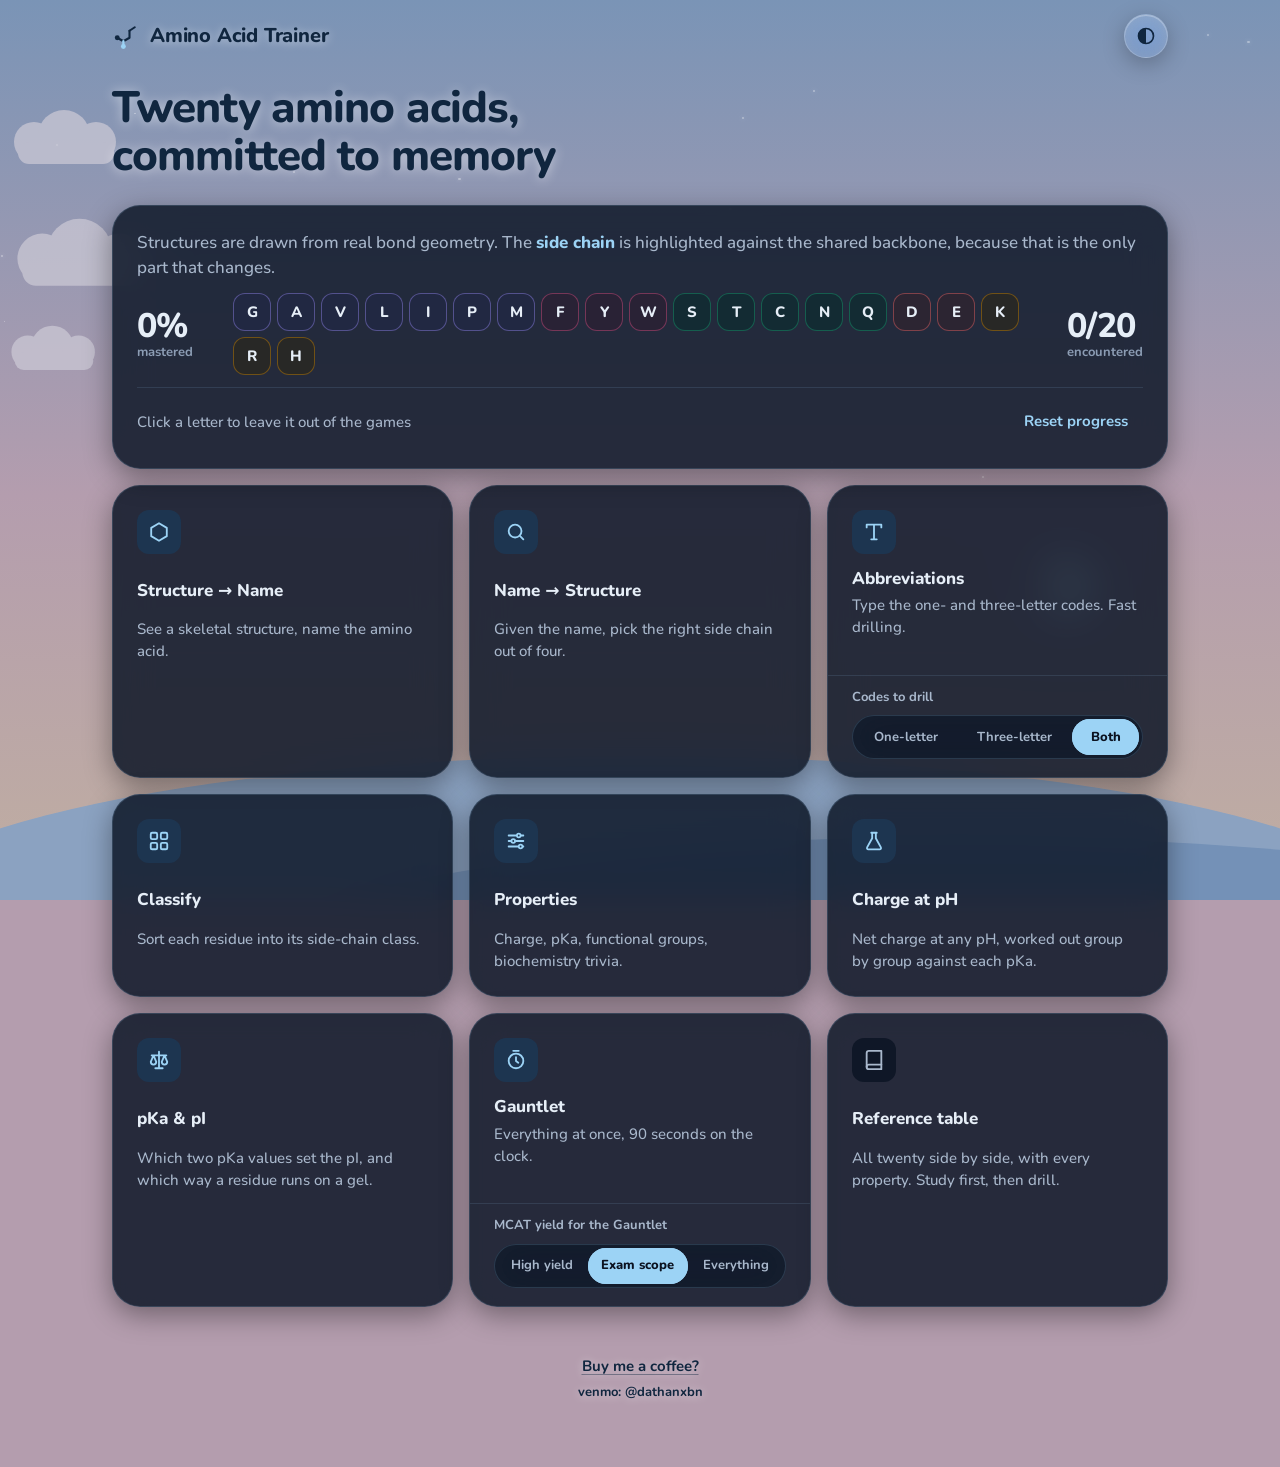
<file: index.html>
<!DOCTYPE html>
<html lang="en">
<head>
<meta charset="utf-8">
<meta name="viewport" content="width=device-width, initial-scale=1, viewport-fit=cover">
<title>Amino Acid Trainer — MCAT amino acid drills</title>
<meta name="description" content="A free study game for the twenty standard amino acids. Structures, one- and three-letter codes, side-chain classes, charge at any pH, and pI. Runs in your browser, nothing to install.">
<meta name="author" content="Dathan">
<!-- rewritten by js/sky.js to the current sky colour -->
<meta name="theme-color" content="#4fa8ee">

<!-- Link preview for Reddit, Discord, iMessage. og:url is intentionally
     omitted so scrapers fall back to whatever URL they fetched. -->
<meta property="og:type" content="website">
<meta property="og:site_name" content="Amino Acid Trainer">
<meta property="og:title" content="Amino Acid Trainer — MCAT amino acid drills">
<meta property="og:description" content="Free browser study game for the twenty amino acids: structures, abbreviations, charge at any pH, and pI. No install, no account, works offline.">
<meta name="twitter:card" content="summary_large_image">
<meta name="twitter:title" content="Amino Acid Trainer — MCAT amino acid drills">
<meta name="twitter:description" content="Free browser study game for the twenty amino acids: structures, abbreviations, charge at any pH, and pI.">

<link rel="preload" href="fonts/nunito-latin-wght-normal.woff2" as="font" type="font/woff2" crossorigin>
<link rel="stylesheet" href="css/styles.css">
<link rel="icon" href="data:image/svg+xml,<svg xmlns='http://www.w3.org/2000/svg' viewBox='0 0 100 100'><text x='50%25' y='50%25' font-size='84' text-anchor='middle' dominant-baseline='central'>🧬</text></svg>">

<!-- Set the polarity before first paint so a night-time visit does not
     flash the day palette. The flip minutes match POLARITY_FLIP_MIN in
     js/sky.js, which takes over once it loads. -->
<script>
(function () {
  var pin = null;
  try { pin = (JSON.parse(localStorage.getItem('aa-game-v1') || '{}') || {}).theme || null; } catch (e) {}
  var d = new Date(), m = d.getHours() * 60 + d.getMinutes();
  var polarity = pin === 'light' ? 'light' : pin === 'dark' ? 'dark'
    : (m >= 315 && m < 1020 ? 'light' : 'dark');
  document.documentElement.setAttribute('data-theme', polarity);
})();
</script>
</head>
<body>

<!-- The scene: a sky that follows the clock. Decorative only — never
     carries information, never focusable. -->
<div class="scene" aria-hidden="true">
  <div class="scene__stars" id="stars"></div>
  <div class="scene__sun"></div>
  <div class="scene__moon"></div>
  <svg class="scene__cloud scene__cloud--1" viewBox="0 0 132 56"><circle cx="34" cy="34" r="20"/><circle cx="64" cy="28" r="26"/><circle cx="96" cy="34" r="20"/><rect x="18" y="34" width="96" height="22" rx="11"/></svg>
  <svg class="scene__cloud scene__cloud--2" viewBox="0 0 132 56"><circle cx="34" cy="34" r="20"/><circle cx="64" cy="28" r="26"/><circle cx="96" cy="34" r="20"/><rect x="18" y="34" width="96" height="22" rx="11"/></svg>
  <svg class="scene__cloud scene__cloud--3" viewBox="0 0 132 56"><circle cx="34" cy="34" r="20"/><circle cx="64" cy="28" r="26"/><circle cx="96" cy="34" r="20"/><rect x="18" y="34" width="96" height="22" rx="11"/></svg>
  <div class="scene__hill scene__hill--back"></div>
  <div class="scene__hill scene__hill--front"></div>
</div>

<div class="wrap">

  <header class="topbar">
    <span class="brand">
      <svg viewBox="0 0 32 32" fill="none" aria-hidden="true">
        <path d="M6 18 L13 22 L20 18 L20 10" stroke="currentColor" stroke-width="2.4" stroke-linecap="round" stroke-linejoin="round"/>
        <path d="M13 22 L13 28" stroke="var(--sd-accent)" stroke-width="2.6" stroke-linecap="round"/>
        <path d="M20 10 L26 6" stroke="currentColor" stroke-width="2.4" stroke-linecap="round"/>
        <circle cx="6" cy="18" r="2.8" fill="currentColor"/>
        <circle cx="13" cy="28" r="2.8" fill="var(--sd-accent)"/>
      </svg>
      Amino Acid Trainer
    </span>
    <button class="iconbtn pin" id="themePin" type="button" aria-label="Sky follows the clock" data-tip="Sky follows the clock"></button>
  </header>

  <noscript>
    <p class="noscript">This trainer draws every structure in your browser, so it
    needs JavaScript switched on. Your answers and progress never leave your
    device either way — the only thing that does is an anonymous, cookie-free
    page-view count.</p>
  </noscript>

  <main id="app"></main>

  <footer class="sitefoot">
    <a class="sitefoot__coffee" href="https://buymeacoffee.com/dathan"
       target="_blank" rel="noopener noreferrer">Buy me a coffee?</a>
    <span class="sitefoot__venmo">venmo: <b>@dathanxbn</b></span>
  </footer>

</div>

<script src="js/data.js"></script>
<script src="js/chem.js"></script>
<script src="js/sky.js"></script>
<script src="js/app.js"></script>

<!-- analytics:start
     GoatCounter: counts page views only. No cookies, no localStorage, no
     personal data, no cross-site tracking — so no consent banner is needed.
     Stripped from the offline bundle by build.js, since that copy is for
     studying with no connection and phoning home there would be pointless.
     Dashboard: https://amino-acid-trainer.goatcounter.com -->
<script data-goatcounter="https://amino-acid-trainer.goatcounter.com/count"
        async src="https://gc.zgo.at/count.js"></script>
<!-- analytics:end -->
</body>
</html>
</file>
<file: css/styles.css>
/* ------------------------------------------------------------------
   styles.css — Amino Acid Trainer on the Sky Diary design system.

   1. Tokens: Sky Diary's --sky-*, --sd-* and --lg-* custom properties,
      exact values, in both polarities, with the no-backdrop-filter and
      forced-colors fallbacks. --sky-* are rewritten on <html> once a
      minute by js/sky.js; the values here are the midday keyframe (and
      under data-theme="dark", the night keyframe) so a page without the
      engine still has a sky.
   2. Base: reset, the two-tone focus ring, Nunito.
   3. The scene: a fixed, aria-hidden layer that never carries information.
   4. Sky Diary components this app uses (btn, iconbtn, seg, card, chip,
      input, dialog, popover, tooltip), as specified in the system.
   5. The app's own screens, built from those.
   ------------------------------------------------------------------ */

/* Nunito Variable, latin subset, self-hosted (the same file Em Time ships). */
@font-face {
  font-family: 'Nunito Variable';
  font-style: normal;
  font-display: swap;
  font-weight: 200 1000;
  src: url('../fonts/nunito-latin-wght-normal.woff2') format('woff2-variations');
  unicode-range: U+0000-00FF, U+0131, U+0152-0153, U+02BB-02BC, U+02C6, U+02DA, U+02DC,
    U+0304, U+0308, U+0329, U+2000-206F, U+20AC, U+2122, U+2191, U+2193, U+2212, U+2215,
    U+FEFF, U+FFFD;
}

/* ================================================================ 1. tokens */

:root {
  color-scheme: light;

  /* sky (scene), midday defaults */
  --sky-top: #4fa8ee;
  --sky-mid: #8cc8f5;
  --sky-horizon: #d6eefc;
  --sky-hill-back: #bfe6d9;
  --sky-hill-front: #9fd6c6;
  --sky-ink: #10263f;
  --sky-ink-shadow: rgba(255, 255, 255, 0.5);
  --sky-sun-inner: #fffdf0;
  --sky-sun-outer: #ffe07a;
  --sky-sun-glow: rgba(255, 244, 190, 0.65);
  --sky-moon-glow: rgba(150, 170, 255, 0);
  --sky-sun-x: 50vw;
  --sky-sun-y: 300px;
  --sky-sun-size: 88px;
  --sky-sun-opacity: 1;
  --sky-sun-display: block;
  --sky-moon-x: 50vw;
  --sky-moon-y: 300px;
  --sky-moon-size: 64px;
  --sky-moon-opacity: 0;
  --sky-moon-display: none;
  --sky-moon-illum: 1;
  --sky-moon-waxing: 1;
  --sky-cloud-fill: #ffffff;
  --sky-cloud-opacity: 1;
  --sky-star-opacity: 0;

  /* surfaces (light polarity) */
  --sd-bg: var(--sky-mid);
  --sd-glass: rgba(255, 255, 255, 0.72);
  --sd-glass-hi: rgba(255, 255, 255, 0.8);
  --sd-glass-border: rgba(255, 255, 255, 0.85);
  --sd-surface: rgba(255, 255, 255, 0.9);
  --sd-surface-solid: rgba(255, 255, 255, 0.97);
  --sd-surface-sunk: rgba(238, 243, 248, 0.95);
  --sd-blur: 18px;
  --sd-border: rgba(19, 32, 47, 0.09);
  --sd-scrim: rgba(15, 30, 55, 0.36);

  /* clear liquid glass: the theme pin sits directly on the sky */
  --lg-fill: linear-gradient(180deg, rgba(255, 255, 255, 0.22) 0%, rgba(255, 255, 255, 0.06) 100%);
  --lg-rim: rgba(255, 255, 255, 0.45);
  --lg-blur: blur(14px) saturate(115%);
  --lg-depth:
    inset 0 1px 0 rgba(255, 255, 255, 0.85), inset 0 -1px 0 rgba(255, 255, 255, 0.22),
    inset 0 0 14px rgba(255, 255, 255, 0.18), 0 6px 22px rgba(16, 38, 63, 0.1);
  --lg-hover: rgba(255, 255, 255, 0.22);
  --lg-ink: var(--sky-lg-ink, var(--sky-ink));
  --lg-scrim: var(--sky-lg-scrim, transparent);
  --lg-base: var(--lg-fill), var(--lg-scrim);

  /* ink */
  --sd-ink: #13202f;
  --sd-ink-2: #475569;
  --sd-ink-3: #5b6b82;

  /* accent */
  --sd-accent: #8cc4f0;
  --sd-accent-soft: #dceefc;
  --sd-accent-text: #1a62a0;
  --sd-on-accent: #0f2236;
  --sd-focus-ring: #0f416f;
  --sd-focus-halo: #ffffff;

  /* feedback */
  --sd-danger: #b42318;
  --sd-danger-soft: rgba(253, 236, 234, 0.95);
  --sd-good: #0b6b3a;
  --sd-good-soft: rgba(228, 246, 236, 0.95);

  /* categories (identity): always beside a name, never alone */
  --sd-cat-3: #1baf7a;
  --sd-cat-4: #eda100;
  --sd-cat-5: #e87ba4;
  --sd-cat-7: #6250d6;
  --sd-cat-8: #e34948;

  /* type */
  --sd-font-sans: 'Nunito Variable', 'Nunito', ui-rounded, system-ui, -apple-system, 'Segoe UI', sans-serif;
  --sd-fs-xs: 13px;
  --sd-fs-sm: 15px;
  --sd-fs-md: 17px;
  --sd-fs-lg: 21px;
  --sd-fs-section: 22px;
  --sd-fs-xl: 30px;
  --sd-fs-stat: 34px;
  --sd-fw-regular: 500;
  --sd-fw-medium: 600;
  --sd-fw-semibold: 700;
  --sd-fw-heavy: 800;

  /* space (4px base) */
  --sd-space-1: 4px;
  --sd-space-2: 8px;
  --sd-space-3: 12px;
  --sd-space-4: 16px;
  --sd-space-5: 24px;
  --sd-space-6: 32px;
  --sd-space-7: 48px;
  --sd-space-8: 64px;

  /* radii */
  --sd-radius-sm: 12px;
  --sd-radius-md: 18px;
  --sd-radius-lg: 28px;
  --sd-radius-pill: 999px;

  /* shadows: sky-blue tinted by day */
  --sd-shadow-sm: 0 2px 6px rgba(31, 111, 178, 0.1);
  --sd-shadow-md: 0 8px 24px rgba(31, 111, 178, 0.14), 0 1px 3px rgba(19, 32, 47, 0.06);
  --sd-shadow-lg: 0 16px 44px rgba(31, 111, 178, 0.18), 0 2px 6px rgba(19, 32, 47, 0.06);

  /* motion */
  --sd-dur-fast: 120ms;
  --sd-dur-base: 200ms;
  --sd-dur-slow: 320ms;
  --sd-dur-flip: 600ms;
  --sd-ease-standard: cubic-bezier(0.2, 0, 0, 1);
  --sd-ease-spring: cubic-bezier(0.34, 1.56, 0.64, 1);

  /* layout */
  --sd-nav-h: 72px;
  --sd-content-max: 1120px;
  --sd-gutter: 16px;

  /* the molecule: backbone in secondary ink, side chain in the accent */
  --mol-backbone: var(--sd-ink-2);
  --mol-side: var(--sd-accent-text);
}

@media (min-width: 900px) {
  :root { --sd-gutter: 32px; }
}

:root[data-theme='dark'] {
  color-scheme: dark;

  --sky-top: #0b1430;
  --sky-mid: #16244d;
  --sky-horizon: #2b3d73;
  --sky-hill-back: #1a2a55;
  --sky-hill-front: #142147;
  --sky-ink: #ffffff;
  --sky-ink-shadow: rgba(0, 0, 0, 0.35);
  --sky-sun-opacity: 0;
  --sky-sun-display: none;
  --sky-moon-glow: rgba(159, 180, 255, 0.4);
  --sky-moon-opacity: 1;
  --sky-moon-display: block;
  --sky-cloud-fill: #56639a;
  --sky-cloud-opacity: 0.22;
  --sky-star-opacity: 1;

  --sd-glass: rgba(18, 27, 43, 0.78);
  --sd-glass-hi: rgba(18, 27, 43, 0.86);
  --sd-glass-border: rgba(156, 211, 245, 0.16);
  --sd-surface: rgba(18, 27, 43, 0.88);
  --sd-surface-solid: rgba(18, 27, 43, 0.95);
  --sd-surface-sunk: rgba(14, 22, 37, 0.92);
  --sd-border: rgba(156, 211, 245, 0.12);
  --sd-scrim: rgba(0, 0, 0, 0.55);

  --lg-fill: linear-gradient(180deg, rgba(255, 255, 255, 0.13) 0%, rgba(255, 255, 255, 0.04) 100%);
  --lg-rim: rgba(255, 255, 255, 0.2);
  --lg-blur: blur(12px) saturate(160%);
  --lg-depth:
    inset 0 1px 0 rgba(255, 255, 255, 0.28), inset 0 0 14px rgba(255, 255, 255, 0.05),
    0 6px 22px rgba(0, 0, 0, 0.25);
  --lg-hover: rgba(255, 255, 255, 0.08);
  --lg-ink: var(--sky-lg-ink, #eef5ff);

  --sd-ink: #e6eef7;
  --sd-ink-2: #a9b8cc;
  --sd-ink-3: #8c9db4;

  --sd-accent: #9cd3f5;
  --sd-accent-soft: #1d3550;
  --sd-accent-text: #9cd3f5;
  --sd-on-accent: #0b1220;
  --sd-focus-ring: #9cd3f5;
  --sd-focus-halo: #0b1220;

  --sd-danger: #f4a6a0;
  --sd-danger-soft: rgba(58, 30, 36, 0.92);
  --sd-good: #8fd8ae;
  --sd-good-soft: rgba(22, 52, 38, 0.92);

  --sd-cat-3: #199e70;
  --sd-cat-4: #c98500;
  --sd-cat-5: #d55181;
  --sd-cat-7: #9085e9;
  --sd-cat-8: #e66767;

  --sd-shadow-sm: 0 2px 6px rgba(0, 0, 0, 0.3);
  --sd-shadow-md: 0 8px 28px rgba(0, 0, 0, 0.38);
  --sd-shadow-lg: 0 18px 52px rgba(0, 0, 0, 0.48);

}

/* No backdrop-filter: glass and cards go more opaque so the same ink still passes. */
@supports not ((backdrop-filter: blur(1px)) or (-webkit-backdrop-filter: blur(1px))) {
  :root {
    --sd-glass: rgba(255, 255, 255, 0.9);
    --sd-glass-hi: rgba(255, 255, 255, 0.94);
    --sd-surface: rgba(255, 255, 255, 0.97);
    --lg-fill: linear-gradient(rgba(255, 255, 255, 0.92), rgba(255, 255, 255, 0.92));
    --lg-scrim: transparent;
    --lg-rim: var(--sd-glass-border);
    --lg-blur: none;
    --lg-hover: var(--sd-accent-soft);
    --lg-ink: var(--sd-ink);
  }
  :root[data-theme='dark'] {
    --sd-glass: rgba(18, 27, 43, 0.9);
    --sd-glass-hi: rgba(18, 27, 43, 0.94);
    --sd-surface: rgba(18, 27, 43, 0.97);
    --lg-fill: linear-gradient(rgba(18, 27, 43, 0.92), rgba(18, 27, 43, 0.92));
    --lg-scrim: transparent;
    --lg-hover: var(--sd-accent-soft);
    --lg-ink: var(--sd-ink);
  }
}

@media (forced-colors: active) {
  :root {
    --sd-glass: Canvas;
    --sd-glass-hi: Canvas;
    --sd-surface: Canvas;
    --sd-surface-solid: Canvas;
    --sd-surface-sunk: Canvas;
    --sd-glass-border: CanvasText;
    --lg-fill: linear-gradient(Canvas, Canvas);
    --lg-scrim: transparent;
    --lg-rim: CanvasText;
    --lg-ink: CanvasText;
    --lg-hover: Canvas;
    --sd-border: CanvasText;
    --sd-ink: CanvasText;
    --sd-ink-2: CanvasText;
    --sd-ink-3: CanvasText;
    --sky-ink: CanvasText;
    --mol-backbone: CanvasText;
    --mol-side: Highlight;
  }
  .scene { display: none; }
}

/* ================================================================== 2. base */

*, *::before, *::after { box-sizing: border-box; }

html {
  -webkit-text-size-adjust: 100%;
  text-size-adjust: 100%;
  background-color: var(--sd-bg);
}

body {
  margin: 0;
  min-height: 100vh;
  min-height: 100dvh;
  font-family: var(--sd-font-sans);
  font-size: var(--sd-fs-md);
  line-height: 1.5;
  font-weight: var(--sd-fw-regular);
  color: var(--sd-ink);
  background-color: transparent;
  -webkit-font-smoothing: antialiased;
  overflow-x: hidden;
}
body.modal-open { overflow: hidden; }

h1, h2, h3, p, ul, ol, dl, dd, figure { margin: 0; }
ul, ol { padding: 0; list-style: none; }

button, input, select, textarea { font: inherit; color: inherit; }
button { cursor: pointer; -webkit-tap-highlight-color: transparent; }
button:disabled { cursor: default; }
a { color: var(--sd-accent-text); }
svg { display: block; }

/* Two-tone focus indicator: readable on every sky stop and every surface. */
:focus-visible {
  outline: 2px solid var(--sd-focus-ring);
  outline-offset: 2px;
  box-shadow: 0 0 0 4px var(--sd-focus-halo);
}

.sr-only {
  position: absolute; width: 1px; height: 1px; margin: -1px; padding: 0;
  overflow: hidden; clip: rect(0, 0, 0, 0); white-space: nowrap; border: 0;
}

kbd {
  font-family: var(--sd-font-sans);
  font-size: var(--sd-fs-xs);
  font-weight: var(--sd-fw-medium);
  min-width: 24px;
  padding: 2px 8px;
  display: inline-block;
  text-align: center;
  border-radius: 6px;
  background: var(--sd-surface-sunk);
  border: 1px solid var(--sd-border);
  color: var(--sd-ink-2);
}

/* The page cross-fades between polarities; only these properties animate. */
.card, .seg, .chip, .btn--secondary, .iconbtn--ghost, .letter, .opt, .input {
  transition:
    background-color var(--sd-dur-flip) ease,
    color var(--sd-dur-flip) ease,
    border-color var(--sd-dur-flip) ease;
}

/* Page hidden: every scene animation pauses. */
html[data-hidden] .scene * { animation-play-state: paused !important; }

@media (prefers-reduced-motion: reduce) {
  *, *::before, *::after {
    animation-duration: 0.01ms !important;
    animation-iteration-count: 1 !important;
    transition-duration: 0.01ms !important;
    scroll-behavior: auto !important;
  }
  .scene * { animation: none !important; }
}

/* ================================================================= 3. scene */

.scene {
  position: fixed;
  inset: 0;
  z-index: 0;
  overflow: hidden;
  pointer-events: none;
  contain: strict;
  background: linear-gradient(var(--sky-top) 0%, var(--sky-mid) 55%, var(--sky-horizon) 100%);
  transition: background var(--sd-dur-flip) ease;
}

.scene__stars {
  position: absolute; inset: 0;
  opacity: var(--sky-star-opacity);
  visibility: var(--sky-star-vis, hidden);
  transition: opacity var(--sd-dur-flip) ease;
}
.scene__stars i {
  position: absolute;
  border-radius: 50%;
  background: #fff;
  box-shadow: 0 0 4px rgba(255, 255, 255, 0.8);
  animation: twinkle 4s ease-in-out infinite;
}
@keyframes twinkle {
  0%, 100% { opacity: 0.45; transform: scale(0.9); }
  50% { opacity: 1; transform: scale(1.15); }
}

.scene__sun {
  position: absolute;
  display: var(--sky-sun-display);
  left: var(--sky-sun-x);
  top: var(--sky-sun-y);
  width: var(--sky-sun-size);
  height: var(--sky-sun-size);
  margin: calc(var(--sky-sun-size) / -2) 0 0 calc(var(--sky-sun-size) / -2);
  border-radius: 50%;
  background: radial-gradient(circle at 40% 38%, var(--sky-sun-inner), var(--sky-sun-outer) 70%);
  box-shadow: 0 0 calc(var(--sky-sun-size) * 0.9) calc(var(--sky-sun-size) * 0.25) var(--sky-sun-glow);
  opacity: var(--sky-sun-opacity);
}

.scene__moon {
  position: absolute;
  display: var(--sky-moon-display);
  left: var(--sky-moon-x);
  top: var(--sky-moon-y);
  width: var(--sky-moon-size);
  height: var(--sky-moon-size);
  margin: calc(var(--sky-moon-size) / -2) 0 0 calc(var(--sky-moon-size) / -2);
  border-radius: 50%;
  overflow: hidden;
  background: radial-gradient(circle at 42% 40%, #fbfdff, #d9e4f6 75%);
  box-shadow: 0 0 calc(var(--sky-moon-size) * 0.9) calc(var(--sky-moon-size) * 0.2) var(--sky-moon-glow);
  opacity: var(--sky-moon-opacity);
}
/* The terminator: a disc of sky slides across the moon by (1 - illumination). */
.scene__moon::after {
  content: '';
  position: absolute;
  inset: -2px;
  border-radius: 50%;
  background: var(--sky-mid);
  transform: translateX(calc(var(--sky-moon-waxing) * (1 - var(--sky-moon-illum)) * var(--sky-moon-size)));
  transition: transform var(--sd-dur-flip) ease;
}

.scene__cloud {
  position: absolute;
  width: 132px; height: 56px;
  fill: var(--sky-cloud-fill);
  opacity: var(--sky-cloud-opacity);
  transition: opacity var(--sd-dur-flip) ease;
  animation: drift linear infinite;
}
.scene__cloud--1 { top: 12%; animation-duration: 210s; }
.scene__cloud--2 { top: 24%; width: 164px; height: 70px; animation-duration: 250s; animation-delay: -90s; }
.scene__cloud--3 { top: 36%; width: 108px; height: 46px; animation-duration: 160s; animation-delay: -40s; }
@keyframes drift {
  from { transform: translateX(-20vw); }
  to { transform: translateX(120vw); }
}

.scene__hill {
  position: absolute;
  left: -10vw;
  right: -10vw;
  border-radius: 50% 50% 0 0 / 100% 100% 0 0;
  transition: background-color var(--sd-dur-flip) ease;
}
.scene__hill--back {
  bottom: -2vh;
  height: clamp(84px, 18vh, 170px);
  background: var(--sky-hill-back);
}
.scene__hill--front {
  bottom: -6vh;
  left: 20vw;
  right: -30vw;
  height: clamp(60px, 13vh, 130px);
  background: var(--sky-hill-front);
}

/* ============================================ 4. Sky Diary components */

/* ---- frosted glass recipe ---- */
.seg, .chip, .btn--secondary, .iconbtn--ghost {
  background: var(--sd-glass);
  border: 1px solid var(--sd-glass-border);
  -webkit-backdrop-filter: blur(var(--sd-blur)) saturate(140%);
  backdrop-filter: blur(var(--sd-blur)) saturate(140%);
}

/* ---- buttons ---- */
.btn {
  display: inline-flex;
  align-items: center;
  justify-content: center;
  gap: 8px;
  min-height: 44px;
  padding: 0 20px;
  border: 1px solid transparent;
  border-radius: var(--sd-radius-pill);
  font-weight: var(--sd-fw-semibold);
  line-height: 1;
  white-space: nowrap;
  transition:
    background-color var(--sd-dur-fast) var(--sd-ease-standard),
    color var(--sd-dur-flip) ease,
    transform 240ms var(--sd-ease-spring),
    box-shadow var(--sd-dur-fast) var(--sd-ease-standard);
}
.btn:hover:not(:disabled) { transform: translateY(-1px); }
.btn:active:not(:disabled) { transform: scale(0.94); transition-duration: 80ms; }
.btn:disabled { color: var(--sd-ink-3); }
.btn--primary {
  background: var(--sd-accent);
  color: var(--sd-on-accent);
  box-shadow: inset 0 2px 0 rgba(255, 255, 255, 0.55), var(--sd-shadow-sm);
}
.btn--primary:hover:not(:disabled) { filter: brightness(0.97); }
.btn--primary:disabled { background: var(--sd-surface-sunk); box-shadow: none; border-color: var(--sd-border); }
.btn--secondary { color: var(--sd-ink); box-shadow: var(--sd-shadow-sm); }
.btn--secondary:hover:not(:disabled) { background: var(--sd-glass-hi); }
.btn--ghost { background: transparent; color: var(--sd-ink-2); }
.btn--ghost:hover:not(:disabled) { background: var(--sd-accent-soft); }
.btn--text { background: transparent; color: var(--sd-accent-text); padding: 0 14px; }
.btn--text:hover:not(:disabled) { background: var(--sd-accent-soft); }
.btn--danger {
  background: var(--sd-glass); border-color: var(--sd-glass-border);
  color: var(--sd-danger); box-shadow: var(--sd-shadow-sm);
}
.btn--danger:hover:not(:disabled) { background: var(--sd-danger-soft); }
.btn--full { width: 100%; }
.btn .icon { width: 20px; height: 20px; }

.iconbtn {
  --size: 44px;
  position: relative;
  display: inline-grid;
  place-items: center;
  width: var(--size);
  height: var(--size);
  flex: none;
  border: 0;
  border-radius: 50%;
  background: transparent;
  color: var(--sd-ink-2);
  transition: background-color var(--sd-dur-fast) var(--sd-ease-standard), transform 240ms var(--sd-ease-spring);
}
.iconbtn:hover:not(:disabled) { background: var(--sd-accent-soft); color: var(--sd-ink); transform: translateY(-1px); }
.iconbtn:active:not(:disabled) { transform: scale(0.94); transition-duration: 80ms; }
.iconbtn--ghost { border: 1px solid var(--sd-glass-border); color: var(--sd-ink); box-shadow: var(--sd-shadow-sm); }
.iconbtn--ghost:hover:not(:disabled) { background: var(--sd-glass-hi); }
.iconbtn svg { width: 20px; height: 20px; }

/* Controls with their own shadow repeat the focus halo on top of it. */
.btn--primary:focus-visible { box-shadow: 0 0 0 4px var(--sd-focus-halo), inset 0 2px 0 rgba(255, 255, 255, 0.55), var(--sd-shadow-sm); }
.btn--secondary:focus-visible, .btn--danger:focus-visible, .iconbtn--ghost:focus-visible { box-shadow: 0 0 0 4px var(--sd-focus-halo), var(--sd-shadow-sm); }

/* tooltips for icon buttons (desktop hover and keyboard focus) */
@media (hover: hover) and (min-width: 900px) {
  [data-tip]:hover::after, [data-tip]:focus-visible::after {
    content: attr(data-tip);
    position: absolute; z-index: 40;
    top: calc(100% + 8px); left: 50%; transform: translateX(-50%);
    padding: 6px 12px;
    border-radius: var(--sd-radius-sm);
    background: var(--sd-ink);
    color: var(--sd-surface-solid);
    font-size: var(--sd-fs-xs);
    font-weight: var(--sd-fw-semibold);
    line-height: 16px;
    white-space: nowrap;
    pointer-events: none;
  }
}

/* ---- segmented ---- */
.seg {
  display: inline-flex;
  padding: 4px;
  gap: 2px;
  border-radius: var(--sd-radius-pill);
  max-width: 100%;
}
.seg--full { display: flex; width: 100%; }
.seg__opt {
  flex: 1 1 auto;
  min-height: 40px;
  padding: 0 16px;
  border: 0;
  border-radius: var(--sd-radius-pill);
  background: transparent;
  color: var(--sd-ink-2);
  font-weight: var(--sd-fw-semibold);
  font-size: var(--sd-fs-sm);
  white-space: nowrap;
  transition:
    background-color var(--sd-dur-base) var(--sd-ease-standard),
    color var(--sd-dur-base) var(--sd-ease-standard),
    transform 240ms var(--sd-ease-spring);
}
.seg__opt:hover:not([aria-checked='true']) { color: var(--sd-ink); }
.seg__opt:active { transform: scale(0.94); }
/* selected: fill + inset edge + weight 800, never colour alone */
.seg__opt[aria-checked='true'] {
  background: var(--sd-accent);
  color: var(--sd-on-accent);
  font-weight: var(--sd-fw-heavy);
  box-shadow: inset 0 0 0 2px var(--sd-accent-text);
}
.seg__opt[aria-checked='true']:focus-visible { box-shadow: 0 0 0 4px var(--sd-focus-halo), inset 0 0 0 2px var(--sd-accent-text); }
@media (max-width: 899px) {
  .seg { padding: 3px; }
  .seg__opt { min-height: 44px; min-width: 44px; padding: 0 12px; }
}

/* ---- cards ---- */
.card {
  background: var(--sd-surface);
  border: 1px solid var(--sd-glass-border);
  -webkit-backdrop-filter: blur(var(--sd-blur)) saturate(140%);
  backdrop-filter: blur(var(--sd-blur)) saturate(140%);
  border-radius: var(--sd-radius-lg);
  box-shadow: var(--sd-shadow-md);
  padding: 18px;
  min-width: 0;
}
.card__head {
  display: flex;
  align-items: center;
  justify-content: space-between;
  gap: 12px;
  margin-bottom: var(--sd-space-3);
}
.card__title {
  font-size: var(--sd-fs-lg);
  line-height: 28px;
  font-weight: var(--sd-fw-heavy);
}
.card > * + *:not(.card__head) { margin-top: var(--sd-space-3); }
@media (min-width: 900px) { .card { padding: 24px; } }

/* ---- chip ---- */
.chip {
  display: inline-flex;
  align-items: center;
  min-height: 24px;
  padding: 0 10px;
  border-radius: var(--sd-radius-pill);
  color: var(--sd-accent-text);
  font-size: var(--sd-fs-xs);
  font-weight: var(--sd-fw-heavy);
  line-height: 20px;
}

/* ---- fields ---- */
.input {
  width: 100%;
  min-height: 44px;
  padding: 0 16px;
  border: 1px solid var(--sd-border);
  border-radius: var(--sd-radius-sm);
  background: var(--sd-surface-sunk);
  color: var(--sd-ink);
  transition: border-color var(--sd-dur-fast) var(--sd-ease-standard);
}
.input::placeholder { color: var(--sd-ink-3); }
.input:hover { border-color: var(--sd-ink-3); }
.input:focus-visible { outline-offset: 0; border-color: var(--sd-focus-ring); }
.hint { color: var(--sd-ink-3); font-size: var(--sd-fs-xs); line-height: 18px; }

/* ---- dialog ---- */
.scrim {
  position: fixed;
  inset: 0;
  z-index: 100;
  display: grid;
  place-items: center;
  padding: 16px;
  background: var(--sd-scrim);
  -webkit-backdrop-filter: blur(4px);
  backdrop-filter: blur(4px);
  animation: view-in var(--sd-dur-base) var(--sd-ease-standard);
}
.dialog {
  width: min(480px, 100%);
  display: flex;
  flex-direction: column;
  border-radius: var(--sd-radius-lg);
  background: var(--sd-surface-solid);
  box-shadow: var(--sd-shadow-lg);
  border: 1px solid var(--sd-glass-border);
  outline: none;
}
.dialog__head { padding: 20px 24px 0; }
.dialog__title { font-size: var(--sd-fs-lg); line-height: 28px; font-weight: var(--sd-fw-heavy); }
.dialog__body { padding: 12px 24px 24px; color: var(--sd-ink-2); }
.dialog__foot {
  display: flex; justify-content: flex-end; flex-wrap: wrap; gap: 8px;
  padding: 12px 24px 20px;
  border-top: 1px solid var(--sd-border);
}
@media (max-width: 899px) {
  .scrim { place-items: end center; padding: 0; }
  .dialog {
    width: 100%;
    border-radius: var(--sd-radius-lg) var(--sd-radius-lg) 0 0;
    padding-bottom: env(safe-area-inset-bottom);
    animation: sheet-in var(--sd-dur-slow) var(--sd-ease-standard);
  }
}
@keyframes view-in { from { opacity: 0; } to { opacity: 1; } }
@keyframes sheet-in { from { transform: translateY(24px); opacity: 0; } to { transform: none; opacity: 1; } }

/* ---- popover ---- */
.popover {
  position: absolute;
  z-index: 30;
  border-radius: var(--sd-radius-md);
  background: var(--sd-surface-solid);
  border: 1px solid var(--sd-glass-border);
  box-shadow: var(--sd-shadow-lg);
}

/* ========================================================== 5. the app */

.wrap {
  position: relative;
  z-index: 1;
  max-width: var(--sd-content-max);
  margin: 0 auto;
  padding: 0 var(--sd-gutter) var(--sd-space-8);
}

.view { animation: view-in var(--sd-dur-base) var(--sd-ease-standard); }

/* ---- header: the brand sits on the sky, the pin is clear glass ---- */
.topbar {
  display: flex;
  align-items: center;
  justify-content: space-between;
  gap: 12px;
  height: var(--sd-nav-h);
}
.brand {
  display: flex;
  align-items: center;
  gap: 10px;
  color: var(--sky-ink);
  font-size: 20px;
  line-height: 28px;
  font-weight: var(--sd-fw-heavy);
  text-shadow: 0 1px 10px var(--sky-ink-shadow);
  letter-spacing: -0.01em;
}
.brand svg { width: 28px; height: 28px; }
.pin {
  background: var(--lg-base);
  border: 1px solid var(--lg-rim);
  -webkit-backdrop-filter: var(--lg-blur);
  backdrop-filter: var(--lg-blur);
  box-shadow: var(--lg-depth);
  color: var(--lg-ink);
}
.pin:hover:not(:disabled) { background: var(--lg-hover), var(--lg-base); color: var(--lg-ink); }
.pin:focus-visible { box-shadow: 0 0 0 4px var(--sd-focus-halo), var(--lg-depth); }

.noscript {
  margin-bottom: var(--sd-space-4);
  padding: 16px 18px;
  border-radius: var(--sd-radius-md);
  background: var(--sd-surface);
  color: var(--sd-ink-2);
  font-size: var(--sd-fs-sm);
}

/* ---- hero: large type on the sky, nothing body-sized ---- */
.hero { padding: var(--sd-space-3) 0 var(--sd-space-5); }
.hero h1 {
  font-size: clamp(var(--sd-fs-xl), 4.5vw, 44px);
  line-height: 1.1;
  font-weight: var(--sd-fw-heavy);
  letter-spacing: -0.02em;
  color: var(--sky-ink);
  text-shadow: 0 1px 12px var(--sky-ink-shadow);
  text-wrap: balance;
  max-width: 22ch;
}

/* ---- the stack of home-screen cards ---- */
.home { display: grid; gap: var(--sd-space-4); }
/* The letter popover hangs below this card, over the mode tiles that
   follow it, so the card must sit above its later siblings. */
.progress { position: relative; z-index: 2; }

.lede { color: var(--sd-ink-2); }
.lede b { color: var(--mol-side); font-weight: var(--sd-fw-heavy); }

/* progress: two stats, the twenty letters, a foot row */
.progress__row {
  display: flex;
  align-items: center;
  gap: var(--sd-space-5);
  flex-wrap: wrap;
}
.stat { display: flex; flex-direction: column; line-height: 1.1; min-width: 72px; }
.stat b {
  font-size: var(--sd-fs-stat);
  font-weight: var(--sd-fw-heavy);
  letter-spacing: -0.02em;
  font-variant-numeric: tabular-nums;
}
.stat span {
  font-size: var(--sd-fs-xs);
  color: var(--sd-ink-3);
  font-weight: var(--sd-fw-semibold);
}
.letters {
  display: flex;
  flex-wrap: wrap;
  gap: 6px;
  flex: 1;
  min-width: 260px;
}
/* A letter: category fill that brightens with mastery, ink text so the
   letter never depends on the fill for contrast. Skipped = sunk and dashed. */
.letter {
  --cat: var(--sd-ink-3);
  --m: 0;
  width: 38px;
  height: 38px;
  display: grid;
  place-items: center;
  padding: 0;
  border-radius: var(--sd-radius-sm);
  border: 1px solid color-mix(in srgb, var(--cat) 45%, transparent);
  background: color-mix(in srgb, var(--cat) calc(12% + var(--m) * 58%), var(--sd-surface-solid));
  color: var(--sd-ink);
  font-weight: var(--sd-fw-heavy);
  font-size: var(--sd-fs-sm);
  transition: transform 240ms var(--sd-ease-spring), background-color var(--sd-dur-base) var(--sd-ease-standard);
}
.letter:hover { transform: translateY(-2px); }
.letter:active { transform: scale(0.94); }
.letter--off {
  background: var(--sd-surface-sunk);
  border: 1px dashed var(--sd-ink-3);
  color: var(--sd-ink-3);
  text-decoration: line-through;
}
@media (max-width: 899px) { .letter { width: 44px; height: 44px; } }

.progress__foot {
  display: flex;
  align-items: center;
  justify-content: space-between;
  gap: 12px;
  flex-wrap: wrap;
  padding-top: var(--sd-space-3);
  border-top: 1px solid var(--sd-border);
  font-size: var(--sd-fs-sm);
  color: var(--sd-ink-2);
}
.progress__foot b { color: var(--sd-ink); font-weight: var(--sd-fw-heavy); }

/* the letter card: one shared popover, filled on hover */
.lettercard { width: 260px; padding: 14px 16px 14px; pointer-events: none; }
.lettercard[hidden] { display: none; }
.lc-head { display: flex; align-items: center; gap: 10px; }
.lc-name { font-weight: var(--sd-fw-heavy); font-size: var(--sd-fs-md); line-height: 1.2; }
.lc-cls { display: flex; align-items: center; gap: 6px; font-size: var(--sd-fs-xs); color: var(--sd-ink-2); font-weight: var(--sd-fw-semibold); }
.lc-mol { height: 116px; margin-top: 10px; }
.lc-bar { height: 6px; border-radius: 3px; overflow: hidden; background: var(--sd-surface-sunk); margin-top: 8px; }
.lc-bar span { display: block; height: 100%; background: var(--sd-accent); box-shadow: inset 0 0 0 1px var(--sd-accent-text); }
.lc-stats { display: flex; justify-content: space-between; gap: 10px; margin-top: 6px; font-size: var(--sd-fs-xs); color: var(--sd-ink-2); }
.lc-stats b { color: var(--sd-ink); font-weight: var(--sd-fw-heavy); }
.lc-act { margin-top: 10px; padding-top: 9px; border-top: 1px solid var(--sd-border); font-size: var(--sd-fs-xs); font-weight: var(--sd-fw-semibold); color: var(--sd-accent-text); }
.lc-act--off { color: var(--sd-ink-2); }
.lc-act--warn { color: var(--sd-danger); }

/* category badge and dot: colour always beside the name */
.badge {
  --cat: var(--sd-ink-3);
  flex: none;
  width: 40px;
  height: 40px;
  display: grid;
  place-items: center;
  border-radius: var(--sd-radius-sm);
  background: color-mix(in srgb, var(--cat) 22%, var(--sd-surface-solid));
  border: 1px solid color-mix(in srgb, var(--cat) 45%, transparent);
  color: var(--sd-ink);
  font-weight: var(--sd-fw-heavy);
  font-size: var(--sd-fs-md);
}
.dot {
  --cat: var(--sd-ink-3);
  display: inline-block;
  flex: none;
  width: 10px;
  height: 10px;
  border-radius: 50%;
  background: var(--cat);
  box-shadow: inset 0 0 0 1px rgba(0, 0, 0, 0.12);
}

/* ---- modes ---- */
/* Every tile is the same size, in source order. The 300px floor is what the
   Gauntlet's three-way control needs at the narrowest three-column tile. */
.modes {
  display: grid;
  gap: var(--sd-space-4);
  grid-template-columns: repeat(auto-fill, minmax(300px, 1fr));
}
.mode {
  text-align: left;
  display: flex;
  flex-direction: column;
  gap: 4px;
  padding: 18px;
  color: inherit;
  transition:
    transform 240ms var(--sd-ease-spring),
    box-shadow var(--sd-dur-base) var(--sd-ease-standard),
    background-color var(--sd-dur-flip) ease,
    border-color var(--sd-dur-flip) ease;
}
.mode:hover { transform: translateY(-2px); box-shadow: var(--sd-shadow-lg); }
.mode:active { transform: scale(0.98); transition-duration: 80ms; }
.mode:focus-visible { box-shadow: 0 0 0 4px var(--sd-focus-halo), var(--sd-shadow-md); }
.mode__icon {
  width: 44px;
  height: 44px;
  display: grid;
  place-items: center;
  border-radius: var(--sd-radius-sm);
  margin-bottom: 8px;
  background: var(--sd-accent-soft);
  color: var(--sd-accent-text);
}
.mode__icon svg { width: 22px; height: 22px; }
.mode__name { font-weight: var(--sd-fw-heavy); font-size: var(--sd-fs-md); }
.mode__desc { color: var(--sd-ink-2); font-size: var(--sd-fs-sm); line-height: 1.45; }
.mode--study .mode__icon { background: var(--sd-surface-sunk); color: var(--sd-ink-2); }
@media (min-width: 900px) { .mode { padding: 24px; } }

/* A tile that carries a setting (Gauntlet, Abbreviations): the start
   button on top, the control below a rule. Only the start area lifts. */
.mode--set { padding: 0; gap: 0; }
.mode--set:hover { transform: none; box-shadow: var(--sd-shadow-md); }
.mode--set:has(.mode__go:hover) { transform: translateY(-2px); box-shadow: var(--sd-shadow-lg); }
.mode__go {
  display: flex;
  flex-direction: column;
  gap: 4px;
  text-align: left;
  padding: 18px;
  background: none;
  border: 0;
  color: inherit;
  border-radius: var(--sd-radius-lg) var(--sd-radius-lg) 0 0;
}
.mode__set {
  position: relative;
  display: grid;
  gap: 8px;
  padding: 12px 18px 16px;
  border-top: 1px solid var(--sd-border);
}
/* the level's blurb, popped up above the control while a pill is hovered
   or focused; it stays inside the tile, so no sibling can paint over it */
.settip {
  left: 18px;
  right: 18px;
  bottom: calc(100% + 4px);
  padding: 10px 12px;
  font-size: var(--sd-fs-xs);
  line-height: 18px;
  color: var(--sd-ink-2);
  animation: view-in var(--sd-dur-fast) var(--sd-ease-standard);
}
.settip[hidden] { display: none; }
.settip b { color: var(--sd-ink); font-weight: var(--sd-fw-heavy); }
.mode__set-label {
  font-size: var(--sd-fs-xs);
  font-weight: var(--sd-fw-semibold);
  color: var(--sd-ink-2);
}
/* three pills in a single-width tile: small type, tight padding */
.mode__set .seg { padding: 3px; }
.mode__set .seg__opt { min-width: 0; min-height: 36px; padding: 0 6px; font-size: var(--sd-fs-xs); }
@media (min-width: 900px) {
  .mode__go { padding: 24px; }
  .mode__set { padding: 12px 24px 18px; }
  .settip { left: 24px; right: 24px; }
}

.footnote { color: var(--sky-ink); text-shadow: 0 1px 10px var(--sky-ink-shadow); font-weight: var(--sd-fw-semibold); font-size: var(--sd-fs-md); }

/* ---- quiz bar ---- */
.quizbar {
  display: flex;
  align-items: center;
  gap: 10px;
  flex-wrap: wrap;
  margin-bottom: var(--sd-space-4);
}
.quizbar__mid { display: flex; align-items: center; gap: 10px; flex: 1; }
.quizbar__right { display: flex; align-items: center; gap: 10px; }
.counter {
  color: var(--sky-ink);
  text-shadow: 0 1px 10px var(--sky-ink-shadow);
  font-weight: var(--sd-fw-heavy);
  font-size: var(--sd-fs-sm);
  font-variant-numeric: tabular-nums;
}
.clock, .score, .streak {
  display: inline-flex;
  align-items: center;
  min-height: 36px;
  padding: 0 14px;
  border-radius: var(--sd-radius-pill);
  background: var(--sd-glass);
  border: 1px solid var(--sd-glass-border);
  -webkit-backdrop-filter: blur(var(--sd-blur)) saturate(140%);
  backdrop-filter: blur(var(--sd-blur)) saturate(140%);
  color: var(--sd-ink);
  font-weight: var(--sd-fw-heavy);
  font-size: var(--sd-fs-sm);
  font-variant-numeric: tabular-nums;
}
.streak { color: var(--sd-accent-text); }

/* ---- the question card ---- */
.prompt {
  font-size: var(--sd-fs-lg);
  line-height: 1.35;
  font-weight: var(--sd-fw-medium);
  letter-spacing: -0.01em;
}
.prompt b { font-weight: var(--sd-fw-heavy); }
.stage {
  height: 300px;
  padding: 18px;
  border-radius: var(--sd-radius-md);
  background: var(--sd-surface-sunk);
  border: 1px solid var(--sd-border);
}

/* ---- molecule ---- */
svg.mol { width: 100%; height: 100%; display: block; overflow: visible; }
svg.mol line {
  stroke-linecap: round;
  vector-effect: non-scaling-stroke;
  stroke-width: 2px;
  transition: stroke var(--sd-dur-flip) ease;
}
svg.mol line.bb { stroke: var(--mol-backbone); }
svg.mol line.sc { stroke: var(--mol-side); }
svg.mol text {
  font-size: 0.46px;
  font-family: var(--sd-font-sans);
  font-weight: var(--sd-fw-semibold);
  dominant-baseline: central;
  transition: fill var(--sd-dur-flip) ease;
}
svg.mol text.bb { fill: var(--mol-backbone); }
svg.mol text.sc { fill: var(--mol-side); }

/* ---- answers ---- */
.opts { display: grid; gap: 8px; grid-template-columns: 1fr 1fr; }
.opts--one { grid-template-columns: 1fr; }
.opt {
  display: flex;
  align-items: center;
  gap: 12px;
  min-height: 48px;
  padding: 10px 14px;
  text-align: left;
  border-radius: var(--sd-radius-sm);
  background: var(--sd-surface-sunk);
  border: 1px solid var(--sd-border);
  color: var(--sd-ink);
  transition:
    background-color var(--sd-dur-fast) var(--sd-ease-standard),
    border-color var(--sd-dur-fast) var(--sd-ease-standard),
    transform 240ms var(--sd-ease-spring);
}
.opt:hover:not(:disabled) { background: var(--sd-accent-soft); border-color: var(--sd-accent); transform: translateY(-1px); }
.opt:active:not(:disabled) { transform: scale(0.98); transition-duration: 80ms; }
.opt:disabled { cursor: default; }
.opt__body { flex: 1; min-width: 0; }
.opt .dim { color: var(--sd-ink-2); font-weight: var(--sd-fw-regular); }
/* outcome: fill plus an inset edge, so it never rests on colour alone */
.opt--good { background: var(--sd-good-soft); border-color: transparent; box-shadow: inset 0 0 0 2px var(--sd-good); }
.opt--bad { background: var(--sd-danger-soft); border-color: transparent; box-shadow: inset 0 0 0 2px var(--sd-danger); }
.opt--good kbd { background: var(--sd-good); color: #fff; border-color: transparent; }
.opt--bad kbd { background: var(--sd-danger); color: #fff; border-color: transparent; }

.opts--svg { grid-template-columns: 1fr 1fr; }
.opt--svg { position: relative; height: 210px; padding: 14px; display: block; }
.opt--svg kbd { position: absolute; top: 10px; left: 10px; }

.typebox { display: flex; gap: 10px; align-items: center; flex-wrap: wrap; }
.typebox .input { flex: 1 1 160px; font-weight: var(--sd-fw-medium); }
.typebox .input--code {
  flex: 0 0 120px;
  text-align: center;
  font-size: var(--sd-fs-xl);
  font-weight: var(--sd-fw-heavy);
  text-transform: uppercase;
  letter-spacing: 0.04em;
  min-height: 56px;
}
.input--good { border-color: var(--sd-good); color: var(--sd-good); }
.input--bad { border-color: var(--sd-danger); color: var(--sd-danger); }

/* ---- feedback ---- */
.verdict {
  display: flex;
  align-items: baseline;
  gap: 10px;
  flex-wrap: wrap;
  font-weight: var(--sd-fw-heavy);
  font-size: var(--sd-fs-lg);
}
.verdict--ok { color: var(--sd-good); }
.verdict--no { color: var(--sd-danger); }
.verdict em { font-style: normal; font-weight: var(--sd-fw-regular); font-size: var(--sd-fs-sm); color: var(--sd-ink-2); }

/* the working-out: a sunk section inside the card, never a nested card */
.explain {
  padding: 16px 18px;
  border-radius: var(--sd-radius-md);
  background: var(--sd-surface-sunk);
  border: 1px solid var(--sd-border);
}
.explain > * + * { margin-top: var(--sd-space-3); }
.ex-head { display: flex; align-items: center; gap: 12px; }
.ex-name { font-weight: var(--sd-fw-heavy); }
.ex-cls { display: flex; align-items: center; gap: 6px; font-size: var(--sd-fs-xs); color: var(--sd-ink-2); font-weight: var(--sd-fw-semibold); }
.ex-extra { font-size: var(--sd-fs-sm); color: var(--sd-ink-2); }
.ex-grid {
  display: grid;
  gap: 8px 18px;
  grid-template-columns: repeat(auto-fit, minmax(150px, 1fr));
  font-size: var(--sd-fs-sm);
}
.ex-grid > div { display: flex; flex-direction: column; }
.ex-grid span { font-size: var(--sd-fs-xs); color: var(--sd-ink-3); font-weight: var(--sd-fw-semibold); }
.ex-mnem {
  padding-top: var(--sd-space-3);
  border-top: 1px solid var(--sd-border);
  font-size: var(--sd-fs-sm);
  color: var(--sd-ink-2);
  font-style: italic;
}

.tw { overflow-x: auto; }
.ion-table {
  width: 100%;
  border-collapse: collapse;
  font-size: var(--sd-fs-sm);
  color: var(--sd-ink);
  min-width: 340px;
}
.ion-table th {
  text-align: left;
  font-size: var(--sd-fs-xs);
  color: var(--sd-ink-3);
  font-weight: var(--sd-fw-semibold);
  padding-bottom: 5px;
  white-space: nowrap;
}
.ion-table td { padding: 6px 10px 6px 0; border-top: 1px solid var(--sd-border); }
.ion-table .n, .ion-table .q { font-variant-numeric: tabular-nums; }
.ion-table th.q, .ion-table td.q { text-align: right; padding-right: 0; font-weight: var(--sd-fw-heavy); }
.ion-table tfoot td { border-top: 2px solid var(--sd-accent); font-weight: var(--sd-fw-heavy); padding-top: 8px; }

/* charge signs: a sign, a weight and a tone — never the tone alone */
.chg-pos { color: var(--sd-accent-text); }
.chg-neg { color: var(--sd-danger); }
.chg-zero { color: var(--sd-ink-2); }

.ladder {
  display: flex;
  align-items: center;
  justify-content: center;
  gap: 7px;
  padding: 6px 2px;
  width: max-content;
  margin: 0 auto;
}
.lad-q {
  flex: none;
  min-width: 40px;
  padding: 6px 10px;
  border-radius: var(--sd-radius-pill);
  font-weight: var(--sd-fw-heavy);
  font-size: var(--sd-fs-sm);
  text-align: center;
  font-variant-numeric: tabular-nums;
  border: 1px solid var(--sd-border);
  background: var(--sd-surface-solid);
}
.lad-q.chg-zero {
  background: var(--sd-accent);
  color: var(--sd-on-accent);
  box-shadow: inset 0 0 0 2px var(--sd-accent-text);
}
.lad-p { flex: none; font-size: var(--sd-fs-xs); color: var(--sd-ink-2); font-variant-numeric: tabular-nums; white-space: nowrap; }
.lad-p::before { content: '\2192\00a0'; }
.lad-p::after { content: '\00a0\2192'; }
.lad-note { font-size: var(--sd-fs-sm); color: var(--sd-ink-2); }

/* ---- results ---- */
.results { text-align: center; }
.results__mode { color: var(--sd-ink-2); font-weight: var(--sd-fw-semibold); }
.bigscore {
  font-size: clamp(56px, 12vw, 88px);
  line-height: 1;
  font-weight: var(--sd-fw-heavy);
  letter-spacing: -0.04em;
  font-variant-numeric: tabular-nums;
}
.bigscore span { font-size: var(--sd-fs-lg); color: var(--sd-ink-2); font-weight: var(--sd-fw-semibold); margin-left: 8px; letter-spacing: 0; }
.results__pct { color: var(--sd-ink-2); }
.results__best { color: var(--sd-accent-text); font-weight: var(--sd-fw-heavy); }
.results__clean { color: var(--sd-good); font-weight: var(--sd-fw-heavy); }
.results h3 { margin-top: var(--sd-space-5); font-size: var(--sd-fs-xs); color: var(--sd-ink-3); font-weight: var(--sd-fw-semibold); letter-spacing: 0.04em; text-transform: uppercase; }
.missed { display: grid; gap: 8px; text-align: left; grid-template-columns: repeat(auto-fill, minmax(280px, 1fr)); }
.missed__row {
  display: flex;
  gap: 14px;
  align-items: center;
  padding: 10px 12px;
  border-radius: var(--sd-radius-md);
  background: var(--sd-surface-sunk);
  border: 1px solid var(--sd-border);
}
.missed__mol { flex: none; width: 92px; height: 92px; }
.missed__body { display: flex; flex-direction: column; gap: 2px; min-width: 0; }
.missed__note { font-size: var(--sd-fs-xs); color: var(--sd-ink-2); font-style: italic; }
.results__actions { display: flex; gap: 10px; justify-content: center; flex-wrap: wrap; }

/* ---- reference ---- */
.filters { display: flex; flex-wrap: wrap; gap: 8px; margin-bottom: var(--sd-space-4); }
.filter {
  display: inline-flex;
  align-items: center;
  gap: 8px;
  min-height: 40px;
  padding: 0 14px;
  border-radius: var(--sd-radius-pill);
  background: var(--sd-glass);
  border: 1px solid var(--sd-glass-border);
  -webkit-backdrop-filter: blur(var(--sd-blur)) saturate(140%);
  backdrop-filter: blur(var(--sd-blur)) saturate(140%);
  color: var(--sd-ink);
  font-weight: var(--sd-fw-semibold);
  font-size: var(--sd-fs-sm);
  box-shadow: var(--sd-shadow-sm);
  transition: transform 240ms var(--sd-ease-spring), background-color var(--sd-dur-base) var(--sd-ease-standard);
}
.filter:hover { transform: translateY(-1px); background: var(--sd-glass-hi); }
.filter[aria-pressed='true'] {
  background: var(--sd-accent);
  color: var(--sd-on-accent);
  font-weight: var(--sd-fw-heavy);
  box-shadow: inset 0 0 0 2px var(--sd-accent-text);
}
.filter:focus-visible { box-shadow: 0 0 0 4px var(--sd-focus-halo), var(--sd-shadow-sm); }
@media (max-width: 899px) { .filter { min-height: 44px; } }

.study { display: grid; gap: var(--sd-space-4); grid-template-columns: repeat(auto-fill, minmax(320px, 1fr)); }
.ref__head { display: flex; align-items: center; gap: 12px; }
.ref__title { flex: 1; min-width: 0; }
.ref__title h3 { font-size: var(--sd-fs-lg); line-height: 28px; font-weight: var(--sd-fw-heavy); }
.ref__title .dim { font-size: var(--sd-fs-sm); }
.ref__mastery { flex: none; width: 48px; height: 6px; border-radius: 3px; overflow: hidden; background: var(--sd-surface-sunk); }
.ref__mastery span { display: block; height: 100%; background: var(--sd-accent); box-shadow: inset 0 0 0 1px var(--sd-accent-text); }
.ref__mol { height: 220px; }
.ref__cls { display: flex; align-items: center; gap: 8px; font-size: var(--sd-fs-sm); color: var(--sd-ink-2); font-weight: var(--sd-fw-semibold); }
.ref__props { display: grid; gap: 8px 16px; grid-template-columns: 1fr 1fr; }
.ref__props > div { display: flex; flex-direction: column; }
.ref__props dt { font-size: var(--sd-fs-xs); color: var(--sd-ink-3); font-weight: var(--sd-fw-semibold); }
.ref__props dd { font-size: var(--sd-fs-sm); font-weight: var(--sd-fw-medium); }
.ref__props .codons { font-variant-numeric: tabular-nums; letter-spacing: 0.02em; word-spacing: 4px; }
.ref__props > div:has(.codons) { grid-column: 1 / -1; }
.ref__mnem { padding-top: var(--sd-space-3); border-top: 1px solid var(--sd-border); font-size: var(--sd-fs-sm); font-style: italic; }
.ref__note { font-size: var(--sd-fs-sm); color: var(--sd-ink-2); }

.dim { color: var(--sd-ink-2); font-weight: var(--sd-fw-regular); }

/* ---- footer: on the menu only ---- */
.sitefoot {
  display: flex;
  flex-direction: column;
  align-items: center;
  gap: 6px;
  margin-top: var(--sd-space-7);
  text-align: center;
  color: var(--sky-ink);
  text-shadow: 0 1px 10px var(--sky-ink-shadow);
  font-weight: var(--sd-fw-semibold);
}
.sitefoot[hidden] { display: none; }
/* a quiet text link, not a button: underline at half strength until hovered */
.sitefoot__coffee {
  color: inherit;
  font-size: var(--sd-fs-sm);
  font-weight: var(--sd-fw-semibold);
  text-decoration: underline;
  text-decoration-thickness: 1px;
  text-underline-offset: 3px;
  text-decoration-color: color-mix(in srgb, currentColor 45%, transparent);
  border-radius: 3px;
  transition: text-decoration-color var(--sd-dur-fast) var(--sd-ease-standard);
}
.sitefoot__coffee:hover { text-decoration-color: currentColor; }
.sitefoot__venmo { font-size: var(--sd-fs-xs); }

/* ---- phones ---- */
@media (max-width: 560px) {
  .stage { height: 240px; }
  .opts { grid-template-columns: 1fr; }
  .opt--svg { height: 190px; }
  .ion-table { min-width: 0; font-size: var(--sd-fs-xs); }
  .ion-table td { padding-right: 6px; }
  .ladder { gap: 4px; }
  .lad-q { min-width: 32px; padding: 5px 7px; font-size: var(--sd-fs-xs); }
  .lad-p::after { content: ''; }
}
</file>
